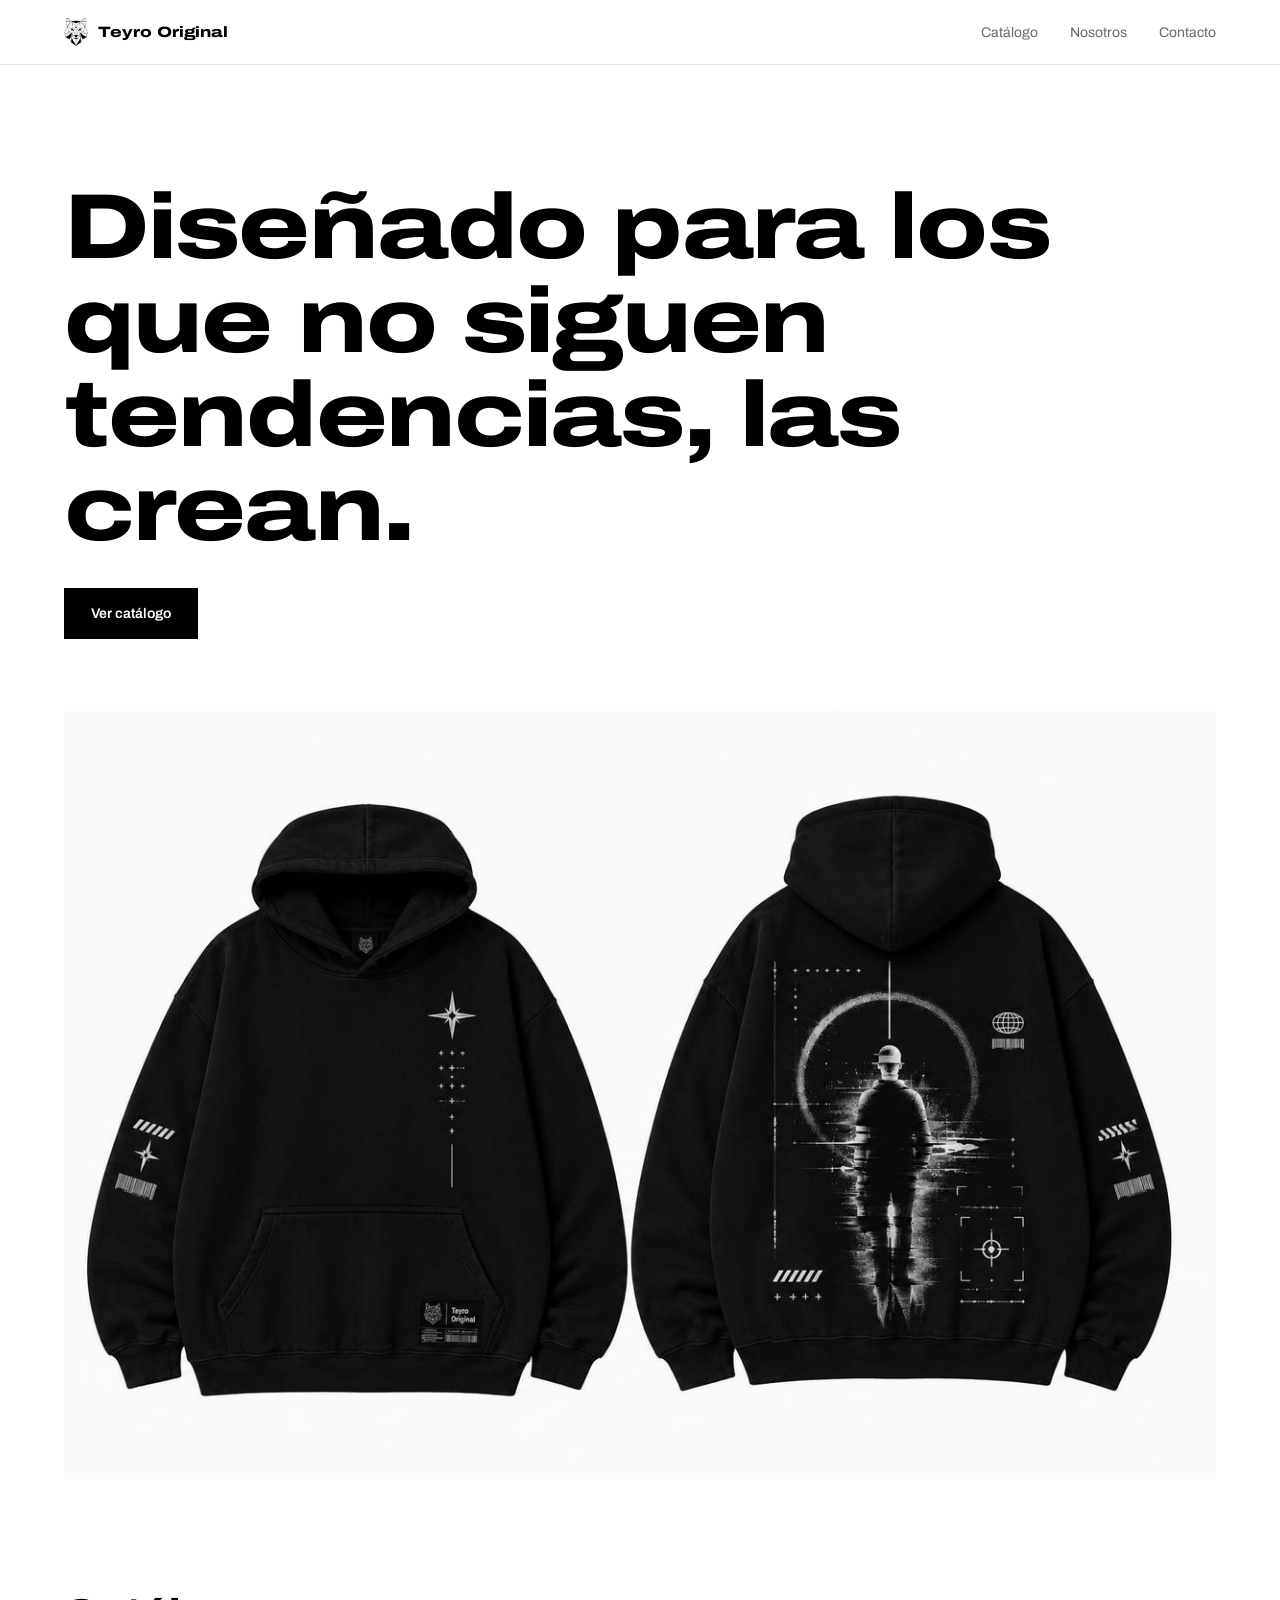
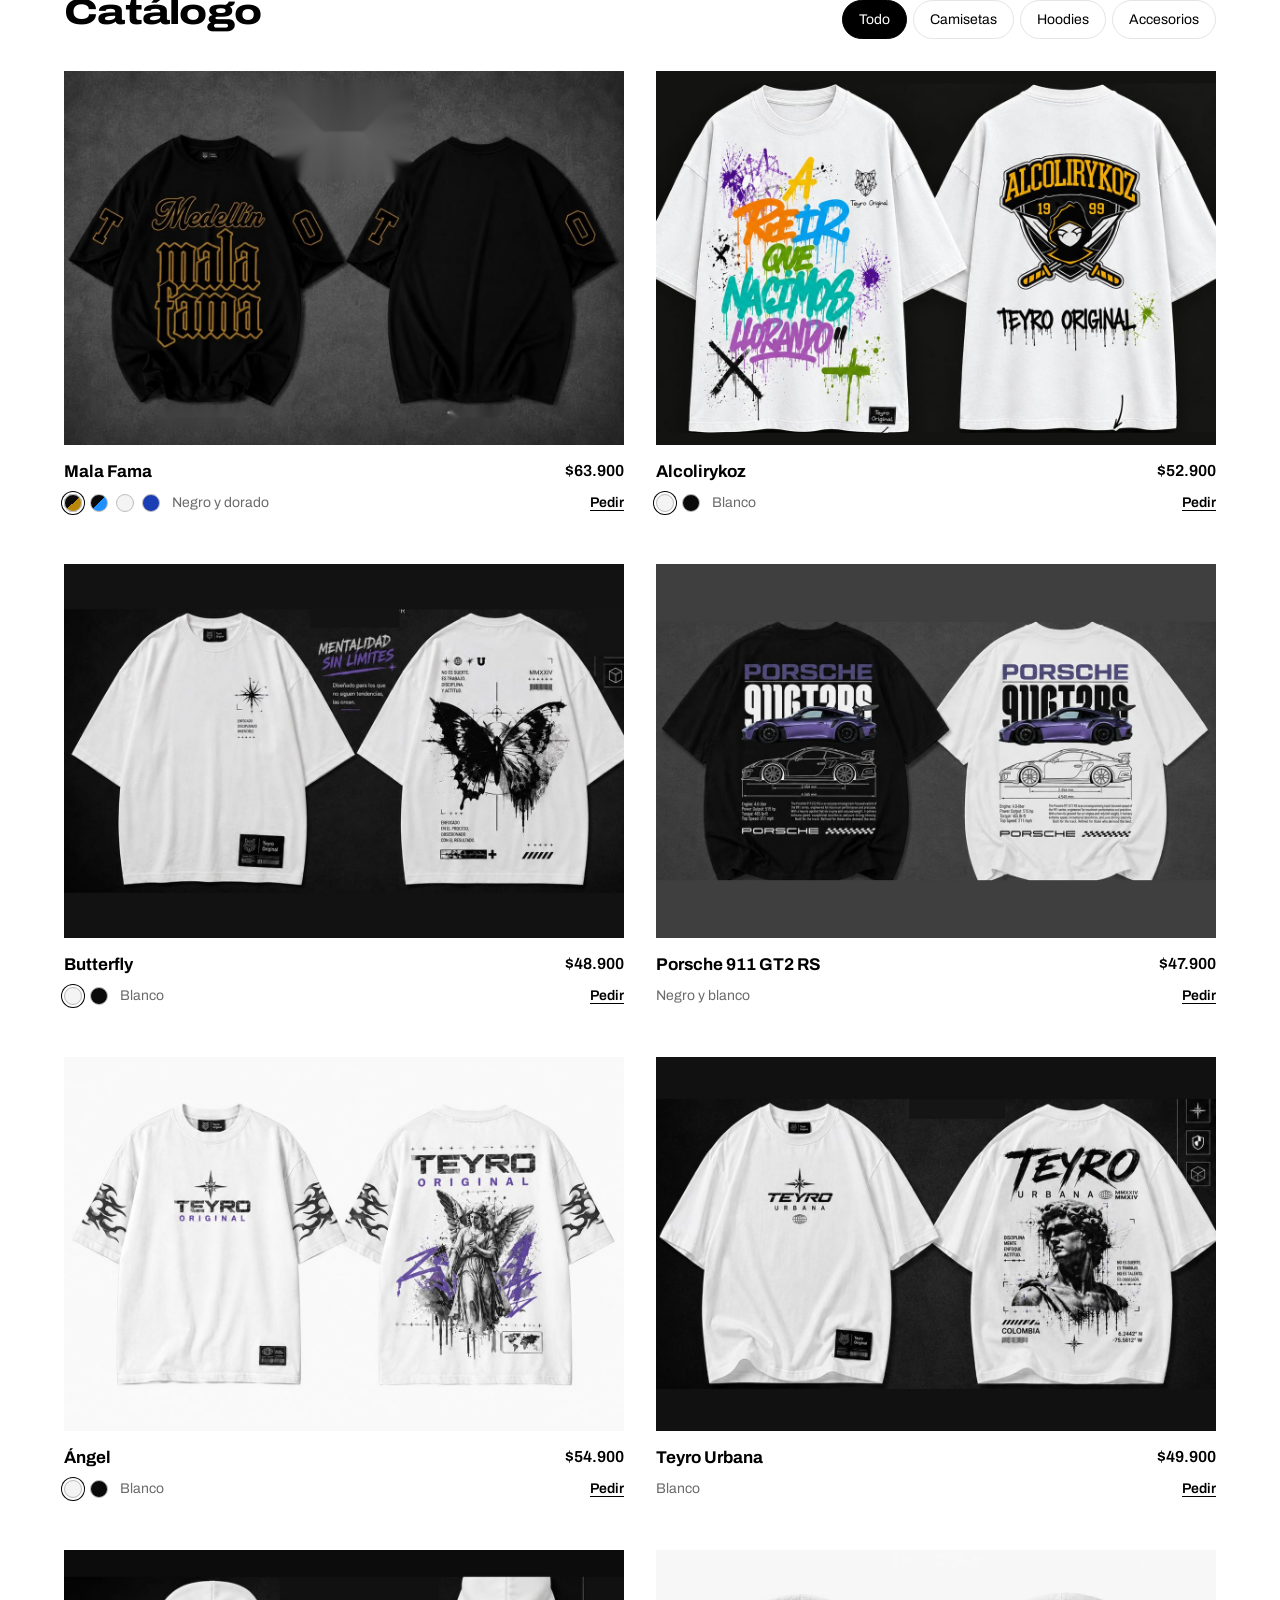
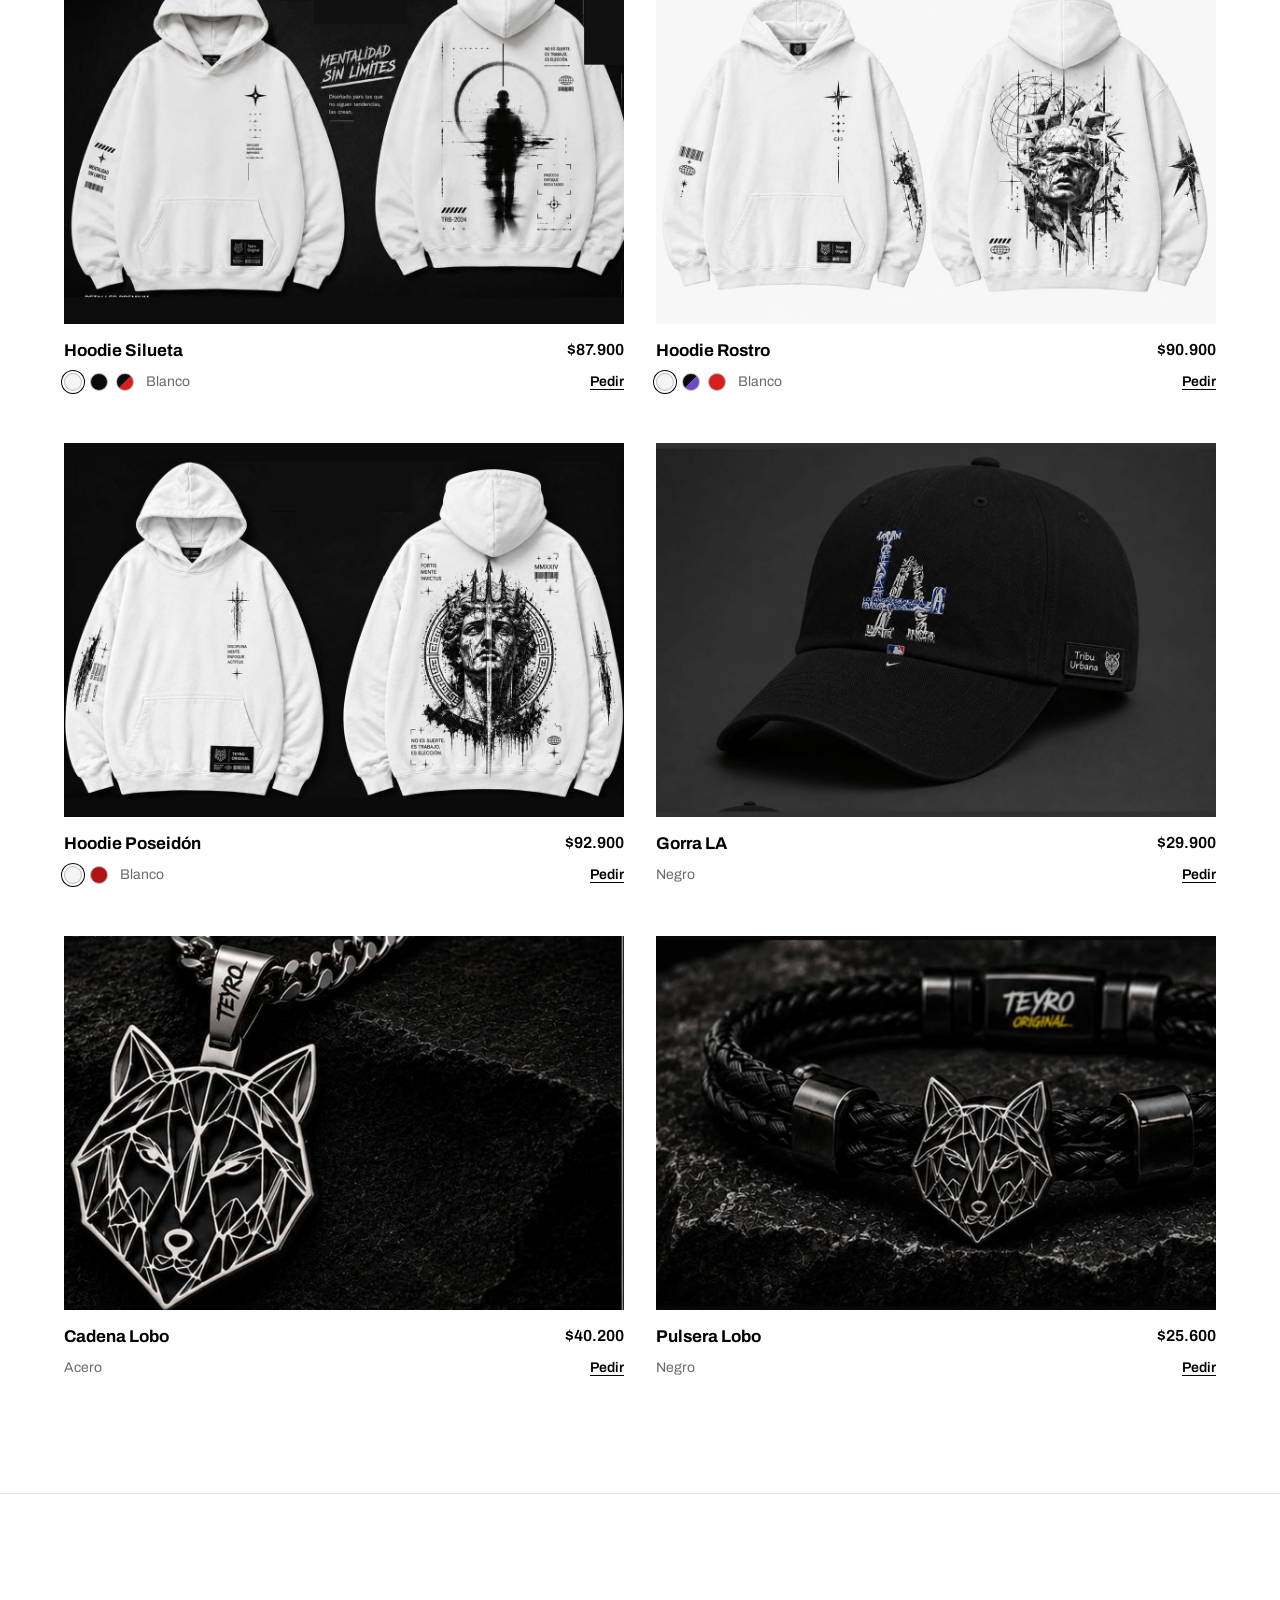
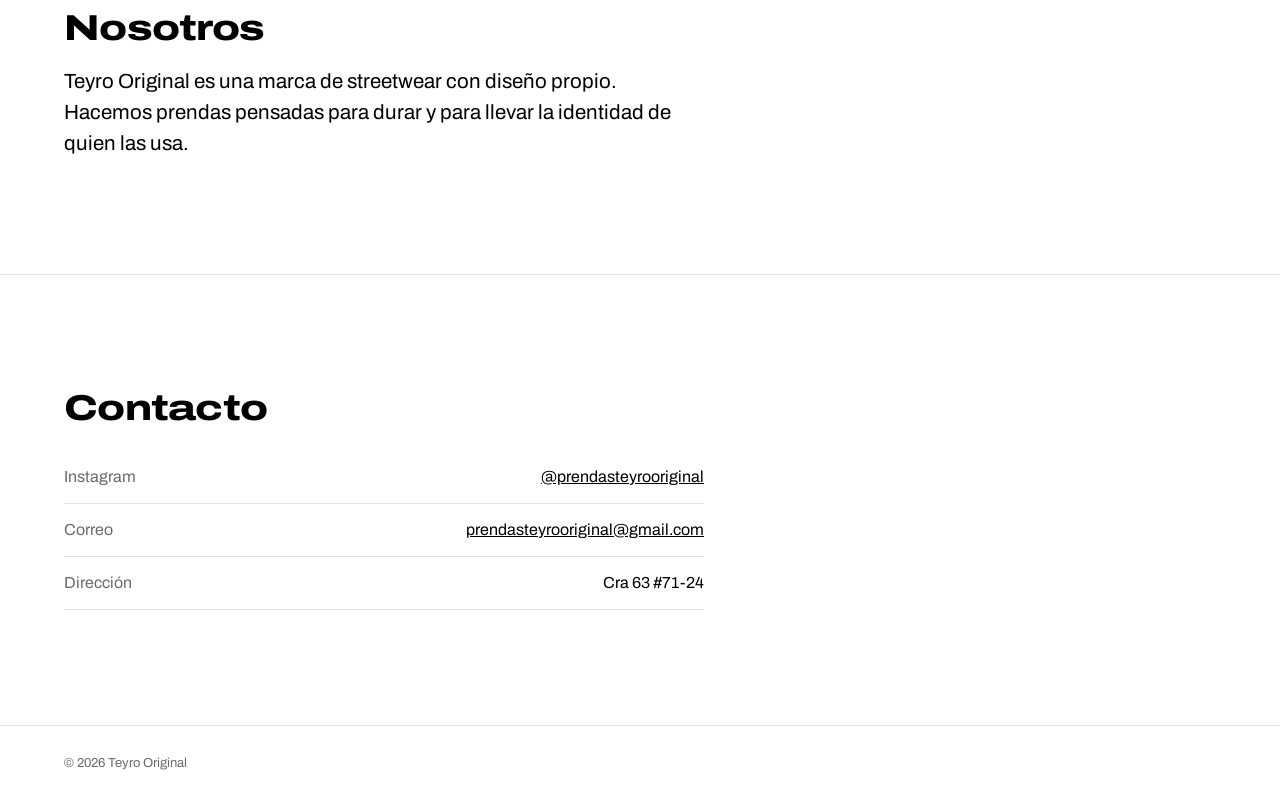
<file: index.html>
<!DOCTYPE html>
<html lang="es">
<head>
<meta charset="UTF-8">
<meta name="viewport" content="width=device-width, initial-scale=1">
<title>Teyro Original — Streetwear</title>
<meta name="description" content="Teyro Original: camisetas, hoodies y accesorios de streetwear hechos en Colombia.">
<link rel="icon" type="image/png" href="favicon.png">
<link rel="preconnect" href="https://fonts.googleapis.com">
<link rel="preconnect" href="https://fonts.gstatic.com" crossorigin>
<link href="https://fonts.googleapis.com/css2?family=Archivo:wdth,wght@62..125,400..900&display=swap" rel="stylesheet">
<link rel="stylesheet" href="style.css">
</head>
<body>
<header class="top">
  <a class="brand" href="#inicio"><img src="assets/logo-lobo.png" alt="" width="24" height="28">Teyro Original</a>
  <nav aria-label="Principal">
    <a href="#catalogo">Catálogo</a>
    <a href="#nosotros">Nosotros</a>
    <a href="#contacto">Contacto</a>
  </nav>
</header>

<main id="inicio">
  <section class="hero">
    <h1>Diseñado para los que no siguen tendencias, las crean.</h1>
    <a class="btn" href="#catalogo">Ver catálogo</a>
    <img class="hero-img" src="assets/hoodie-silueta-negro.png" width="1200" height="800" alt="Hoodie negro con silueta, vista delantera y trasera">
  </section>

  <section id="catalogo" class="catalogo">
    <div class="head">
      <h2>Catálogo</h2>
      <div class="filtros" role="group" aria-label="Filtrar por categoría">
        <button class="on" data-f="todos">Todo</button>
        <button data-f="camisetas">Camisetas</button>
        <button data-f="hoodies">Hoodies</button>
        <button data-f="accesorios">Accesorios</button>
      </div>
    </div>
    <div class="grid" id="grid"></div>
  </section>

  <section id="nosotros" class="nosotros">
    <h2>Nosotros</h2>
    <p>Teyro Original es una marca de streetwear con diseño propio. Hacemos prendas pensadas para durar y para llevar la identidad de quien las usa.</p>
  </section>

  <section id="contacto" class="contacto">
    <h2>Contacto</h2>
    <dl>
      <div><dt>Instagram</dt><dd><a href="https://www.instagram.com/prendasteyrooriginal_?psln=MXY4aTkxb2IwOHI4eg==" rel="noopener">@prendasteyrooriginal</a></dd></div>
      <div><dt>Correo</dt><dd><a href="mailto:prendasteyrooriginal@gmail.com">prendasteyrooriginal@gmail.com</a></dd></div>
      <div><dt>Dirección</dt><dd>Cra 63 #71-24</dd></div>
    </dl>
  </section>
</main>

<footer>© 2026 Teyro Original</footer>
<script src="script.js" defer></script>
</body>
</html>
</file>
<file: style.css>
:root{--bg:#fff;--ink:#000;--mute:#6b6b6b;--line:#e4e4e4;--tile:#f2f2f2;--pad:clamp(20px,5vw,64px)}
*{margin:0;padding:0;box-sizing:border-box}
html{scroll-behavior:smooth;scroll-padding-top:72px}
body{background:var(--bg);color:var(--ink);font-family:'Archivo',system-ui,sans-serif;line-height:1.5;-webkit-font-smoothing:antialiased}
a{color:inherit}
img{display:block;max-width:100%;height:auto}
button{font:inherit;color:inherit;background:none;border:0;cursor:pointer}
:focus-visible{outline:2px solid var(--ink);outline-offset:3px}

.top{position:sticky;top:0;z-index:10;display:flex;justify-content:space-between;align-items:center;padding:18px var(--pad);background:var(--bg);border-bottom:1px solid var(--line)}
.brand img{height:28px;width:auto}
.brand{display:flex;align-items:center;gap:10px;font-weight:800;font-stretch:125%;text-decoration:none;font-size:15px}
.top nav{display:flex;gap:clamp(14px,3vw,32px);font-size:14px}
.top nav a{text-decoration:none;color:var(--mute)}
.top nav a:hover{color:var(--ink)}

section{padding:clamp(56px,9vw,120px) var(--pad)}
h1,h2{font-stretch:125%;font-weight:800;line-height:1.02;letter-spacing:-.02em}
h1{font-size:clamp(34px,7.2vw,104px);max-width:15ch}
h2{font-size:clamp(24px,3vw,36px)}

.hero{padding-bottom:0}
.hero .btn{margin-top:32px}
.hero-img{margin-top:clamp(32px,6vw,72px);width:100%;mix-blend-mode:multiply}
.btn{display:inline-block;padding:14px 26px;border:1px solid var(--ink);background:var(--ink);color:var(--bg);text-decoration:none;font-size:14px;font-weight:600;transition:background .2s,color .2s}
.btn:hover{background:var(--bg);color:var(--ink)}

.head{display:flex;flex-wrap:wrap;justify-content:space-between;align-items:baseline;gap:20px;margin-bottom:32px}
.filtros{display:flex;flex-wrap:wrap;gap:6px}
.filtros button{padding:8px 16px;border:1px solid var(--line);font-size:14px;border-radius:99px;transition:border-color .2s,background .2s}
.filtros button:hover{border-color:var(--ink)}
.filtros .on{background:var(--ink);border-color:var(--ink);color:var(--bg)}

.grid{display:grid;grid-template-columns:repeat(2,1fr);gap:clamp(32px,4vw,56px) clamp(16px,2.5vw,32px)}
.card[hidden]{display:none}
.shot{background:var(--tile);aspect-ratio:3/2;overflow:hidden}
.shot img{width:100%;height:100%;object-fit:cover;transition:opacity .25s}
.shot img.swap{opacity:0}
.info{display:flex;justify-content:space-between;gap:16px;margin-top:14px}
.info h3{font-size:17px;font-weight:700}
.price{font-weight:600;white-space:nowrap}
.sub{display:flex;flex-wrap:wrap;align-items:center;gap:12px;margin-top:8px;font-size:14px;color:var(--mute)}
.dots{display:flex;gap:8px}
.dots button{width:18px;height:18px;border-radius:50%;border:1px solid #bdbdbd;box-shadow:0 0 0 2px var(--bg)}
.dots button[aria-pressed="true"]{box-shadow:0 0 0 2px var(--bg),0 0 0 3px var(--ink)}
.order{margin-left:auto;color:var(--ink);font-weight:600;text-underline-offset:3px}

.nosotros p{max-width:52ch;margin-top:20px;font-size:clamp(17px,1.6vw,21px)}
.nosotros,.contacto{border-top:1px solid var(--line)}
.contacto dl{margin-top:24px;max-width:640px}
.contacto dl div{display:flex;justify-content:space-between;gap:20px;padding:14px 0;border-bottom:1px solid var(--line)}
.contacto dt{color:var(--mute)}
.contacto dd{text-align:right}
footer{padding:28px var(--pad);border-top:1px solid var(--line);font-size:13px;color:var(--mute)}

@media (max-width:640px){.grid{grid-template-columns:1fr}.top nav{font-size:13px}}
@media (prefers-reduced-motion:reduce){html{scroll-behavior:auto}*{transition:none!important}}
</file>
